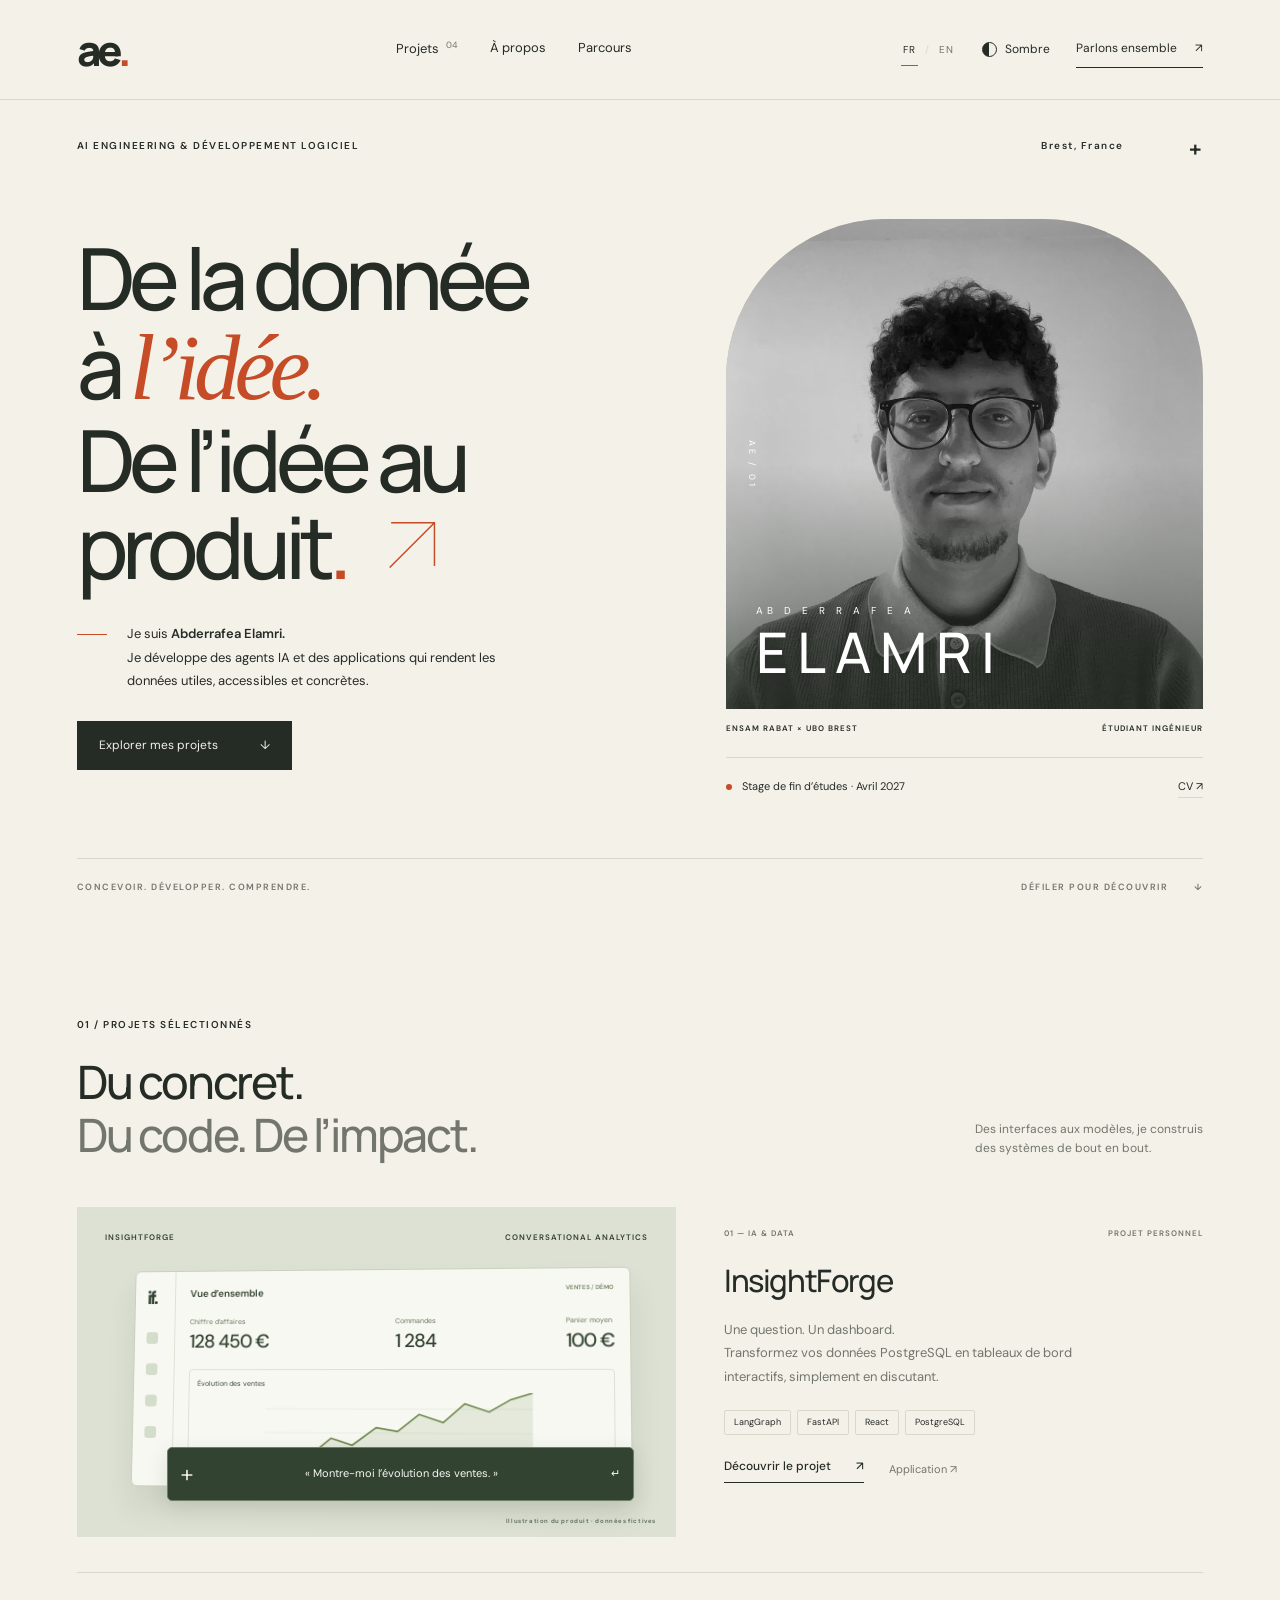
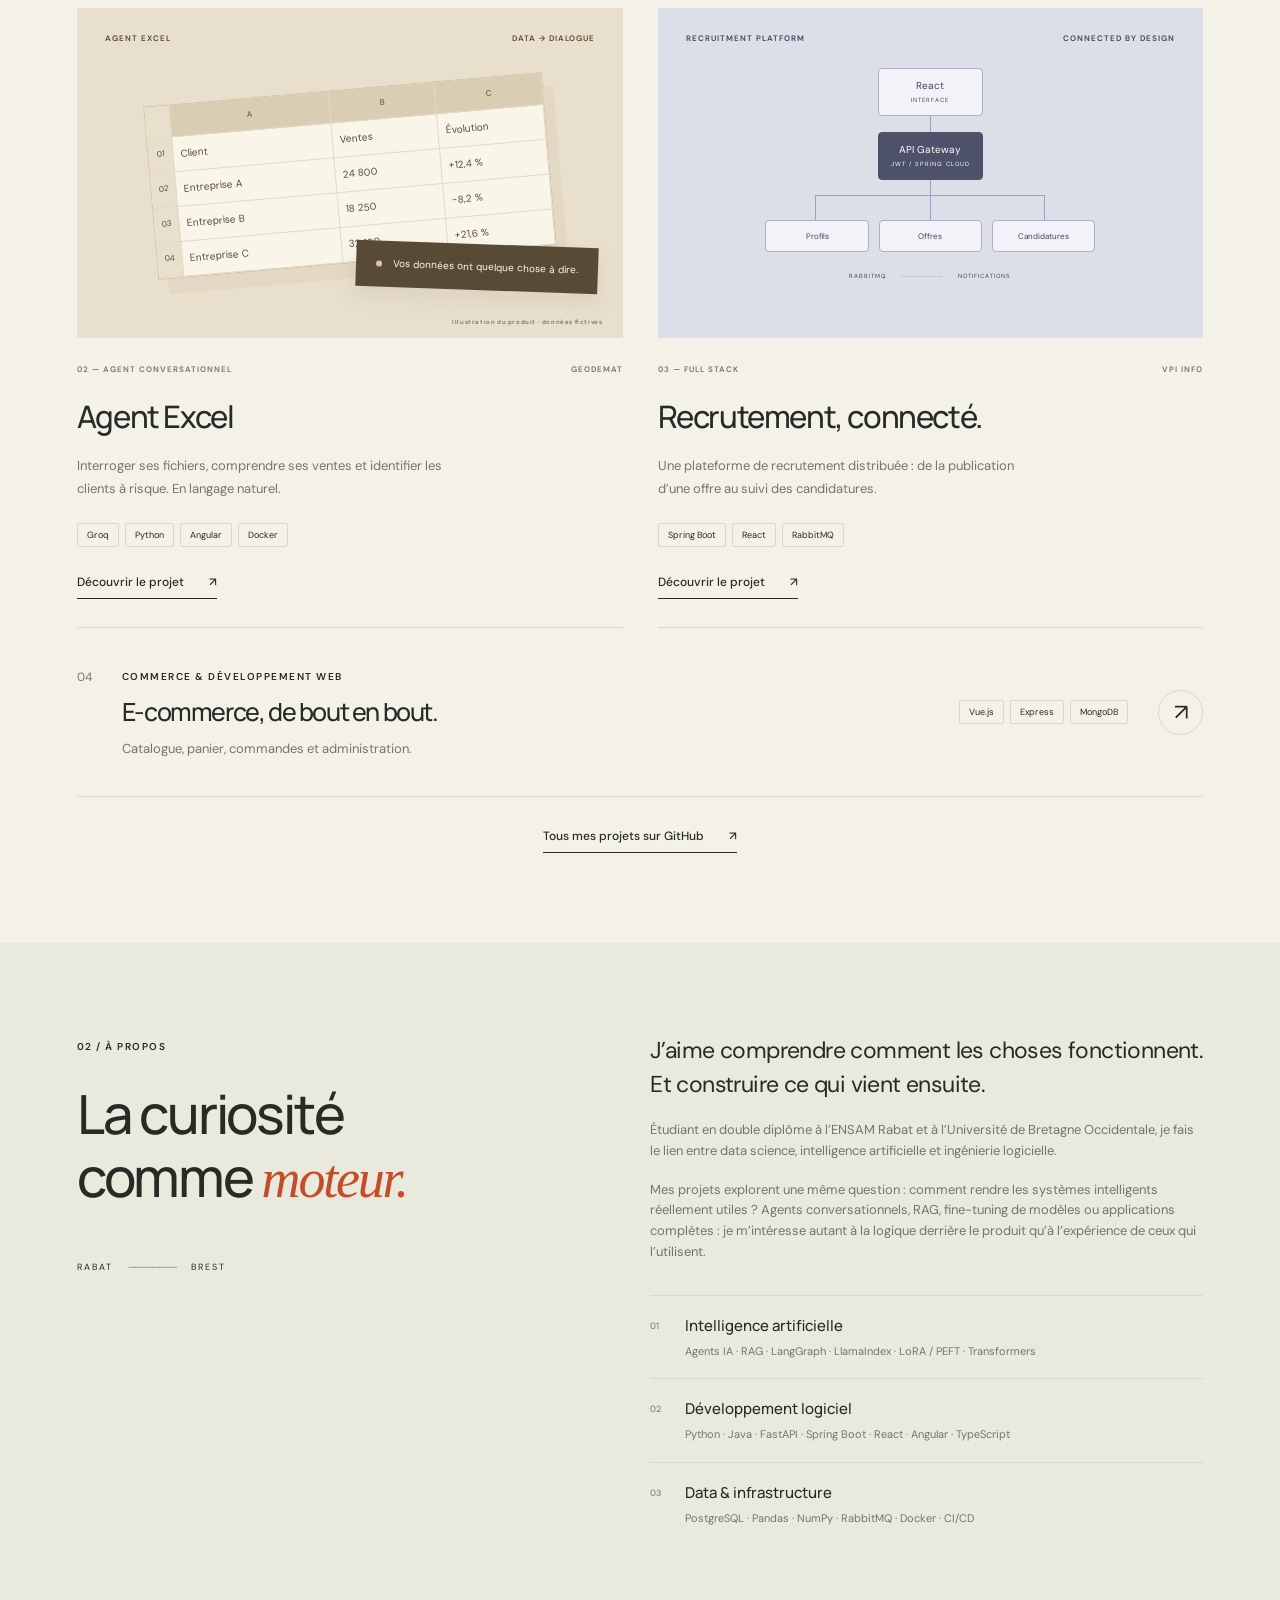
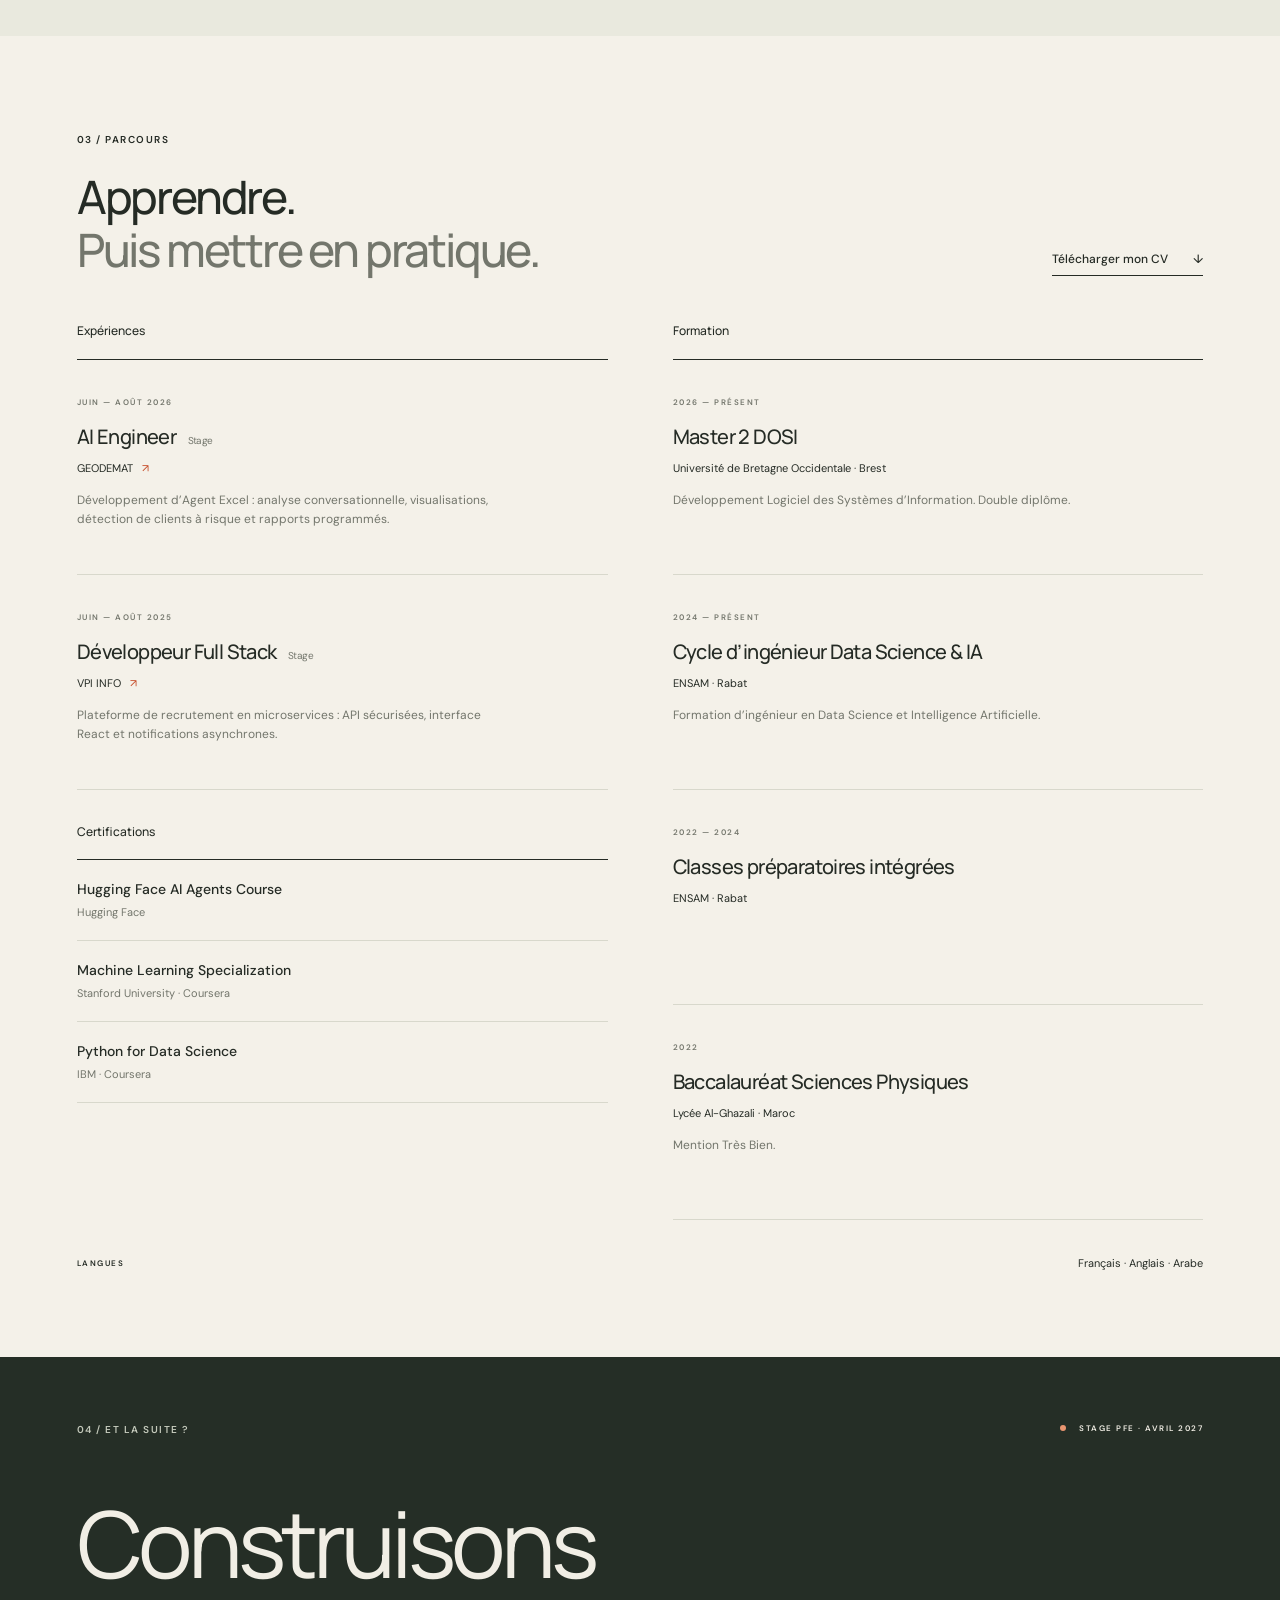
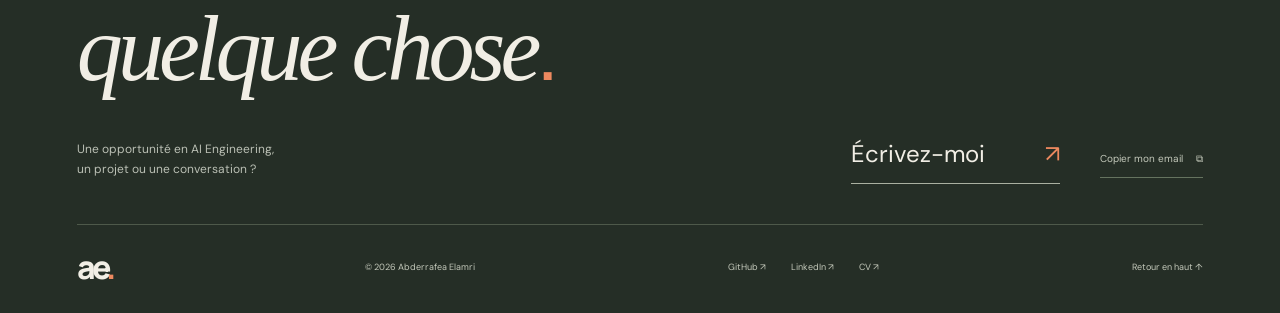
<file: index.html>
<!doctype html>
<html lang="fr" data-theme="light">
<head>
<meta charset="utf-8"><meta name="viewport" content="width=device-width,initial-scale=1">
<title>Abderrafea Elamri — AI Engineer & Développeur</title>
<meta name="description" content="Portfolio d’Abderrafea Elamri. Intelligence artificielle, agents conversationnels et développement logiciel. Double diplôme ENSAM Rabat × UBO Brest.">
<meta name="theme-color" content="#f4f1e9"><meta property="og:title" content="Abderrafea Elamri — AI Engineer"><meta property="og:description" content="De la donnée à l’idée. De l’idée au produit. Découvrez mes projets en IA et développement logiciel.">
<link rel="icon" href="assets/favicon.svg" type="image/svg+xml"><link rel="stylesheet" href="style.css">
<script>try{document.documentElement.dataset.theme=localStorage.getItem('ae-theme')||(matchMedia('(prefers-color-scheme: dark)').matches?'dark':'light')}catch{}</script>
<script src="app.js" defer></script>
<link rel="alternate" hreflang="fr" href="index.html"><link rel="alternate" hreflang="en" href="en.html">
</head>
<body>
<a href="#main" class="skip">Aller au contenu</a>
<header class="header"><a class="brand" href="#" aria-label="Abderrafea Elamri, accueil">ae<span>.</span></a><nav aria-label="Navigation principale"><a href="#projets">Projets <sup>04</sup></a><a href="#apropos">À propos</a><a href="#parcours">Parcours</a></nav><div class="header-right"><div class="language-switch" role="group" aria-label="Langue / Language"><a href="index.html" lang="fr" hreflang="fr" aria-label="Version française" aria-current="page">FR</a><span aria-hidden="true">/</span><a href="en.html" lang="en" hreflang="en" aria-label="English version">EN</a></div><button id="theme" class="theme" aria-label="Activer le mode sombre"><span class="theme-symbol" aria-hidden="true"></span><span id="theme-label">Sombre</span></button><a class="contact-nav" href="#contact">Parlons ensemble <span aria-hidden="true">↗</span></a></div></header>
<main id="main">
<section class="hero wrap" aria-labelledby="hero-title"><div class="hero-top"><span class="eyebrow">AI ENGINEERING & DÉVELOPPEMENT LOGICIEL</span><span class="location">Brest, France <span class="tiny-cross" aria-hidden="true">+</span></span></div>
<div class="hero-grid"><div class="hero-copy"><h1 id="hero-title">De la donnée<br>à <em>l’idée.</em><br>De l’idée au<br><span class="last-line">produit<span class="orange">.</span><svg aria-hidden="true" viewBox="0 0 90 90"><path d="M12 74 74 12M14 12h60v60"/></svg></span></h1><div class="intro"><div class="intro-rule"></div><p>Je suis <strong>Abderrafea Elamri.</strong><br>Je développe des agents IA et des applications qui rendent les données utiles, accessibles et concrètes.</p></div><a class="button" href="#projets">Explorer mes projets <span aria-hidden="true">↓</span></a></div>
<div class="portrait-block"><div class="portrait-frame"><img src="assets/portrait.jpg" alt="Portrait d’Abderrafea Elamri" width="960" height="1280" fetchpriority="high"><span class="portrait-mark" aria-hidden="true">AE / 01</span><div class="portrait-caption"><span>AB D E R R A F E A</span><strong>ELAMRI</strong></div></div><div class="portrait-footer"><span>ENSAM RABAT × UBO BREST</span><span>ÉTUDIANT INGÉNIEUR</span></div><div class="availability"><span class="status-dot"></span><span>Stage de fin d’études · Avril 2027</span><a href="assets/ELAMRI-Abderrafea-CV.pdf" download aria-label="Télécharger mon CV au format PDF">CV <span aria-hidden="true">↗</span></a></div></div></div>
<div class="hero-bottom"><span>CONCEVOIR. DÉVELOPPER. COMPRENDRE.</span><a href="#projets">DÉFILER POUR DÉCOUVRIR <span aria-hidden="true">↓</span></a></div></section>
<section id="projets" class="projects wrap"><div class="section-heading"><div><span class="eyebrow">01 / PROJETS SÉLECTIONNÉS</span><h2>Du concret.<br><span class="muted">Du code. De l’impact.</span></h2></div><p>Des interfaces aux modèles, je construis<br class="desktop"> des systèmes de bout en bout.</p></div>
<article class="project featured"><div class="project-art dashboard-art" aria-label="Illustration du fonctionnement d’InsightForge"><div class="art-label"><span>INSIGHTFORGE</span><span>CONVERSATIONAL ANALYTICS</span></div><div class="mock-dashboard"><div class="mock-sidebar"><b>if.</b><i></i><i></i><i></i><i></i></div><div class="mock-main"><div class="mock-title">Vue d’ensemble <span>VENTES / DÉMO</span></div><div class="mock-metrics"><div><small>Chiffre d’affaires</small><strong>128 450 €</strong></div><div><small>Commandes</small><strong>1 284</strong></div><div><small>Panier moyen</small><strong>100 €</strong></div></div><div class="mock-chart"><span>Évolution des ventes</span><svg viewBox="0 0 500 150" aria-hidden="true"><path class="grid" d="M0 30h500M0 75h500M0 120h500"/><path class="area" d="M0 130 40 115 80 122 125 85 165 98 210 65 250 72 290 40 335 55 375 20 420 35 460 12 500 0V150H0Z"/><path class="line" d="M0 130 40 115 80 122 125 85 165 98 210 65 250 72 290 40 335 55 375 20 420 35 460 12 500 0"/></svg><div class="chart-labels"><span>JAN</span><span>MAR</span><span>MAI</span><span>JUIL</span></div></div></div></div><div class="prompt-bubble"><span class="prompt-spark" aria-hidden="true">+</span> « Montre-moi l’évolution des ventes. » <span aria-hidden="true">↵</span></div><span class="illustration-note">Illustration du produit · données fictives</span></div><div class="project-info"><div class="project-kicker"><span>01 — IA & DATA</span><span>PROJET PERSONNEL</span></div><h3>InsightForge</h3><p>Une question. Un dashboard.<br>Transformez vos données PostgreSQL en tableaux de bord interactifs, simplement en discutant.</p><div class="tags"><span>LangGraph</span><span>FastAPI</span><span>React</span><span>PostgreSQL</span></div><div class="project-links"><button class="text-link" data-project="insight">Découvrir le projet <span aria-hidden="true">↗</span></button><a href="https://insightforge.fastapicloud.dev/" target="_blank" rel="noopener noreferrer">Application <span aria-hidden="true">↗</span></a></div></div></article>
<div class="project-pair"><article class="project"><div class="project-art excel-art"><div class="art-label"><span>AGENT EXCEL</span><span>DATA → DIALOGUE</span></div><div class="excel-grid" aria-hidden="true"><span></span><span>A</span><span>B</span><span>C</span><span>01</span><span>Client</span><span>Ventes</span><span>Évolution</span><span>02</span><span>Entreprise A</span><span>24 800</span><span>+12,4 %</span><span>03</span><span>Entreprise B</span><span>18 250</span><span>−8,2 %</span><span>04</span><span>Entreprise C</span><span>32 100</span><span>+21,6 %</span></div><div class="excel-answer"><span class="status-dot"></span> Vos données ont quelque chose à dire.</div><span class="illustration-note">Illustration du produit · données fictives</span></div><div class="project-info"><div class="project-kicker"><span>02 — AGENT CONVERSATIONNEL</span><span>GEODEMAT</span></div><h3>Agent Excel</h3><p>Interroger ses fichiers, comprendre ses ventes et identifier les clients à risque. En langage naturel.</p><div class="tags"><span>Groq</span><span>Python</span><span>Angular</span><span>Docker</span></div><button class="text-link" data-project="excel">Découvrir le projet <span aria-hidden="true">↗</span></button></div></article>
<article class="project"><div class="project-art recruitment-art"><div class="art-label"><span>RECRUITMENT PLATFORM</span><span>CONNECTED BY DESIGN</span></div><div class="system-diagram" aria-hidden="true"><div class="system-node top-node">React <span>INTERFACE</span></div><div class="connector"></div><div class="system-node gateway">API Gateway <span>JWT / SPRING CLOUD</span></div><div class="branches"></div><div class="system-row"><div class="system-node">Profils</div><div class="system-node">Offres</div><div class="system-node">Candidatures</div></div><div class="queue">RABBITMQ <span>────────</span> NOTIFICATIONS</div></div></div><div class="project-info"><div class="project-kicker"><span>03 — FULL STACK</span><span>VPI INFO</span></div><h3>Recrutement, connecté.</h3><p>Une plateforme de recrutement distribuée : de la publication d’une offre au suivi des candidatures.</p><div class="tags"><span>Spring Boot</span><span>React</span><span>RabbitMQ</span></div><button class="text-link" data-project="recruitment">Découvrir le projet <span aria-hidden="true">↗</span></button></div></article></div>
<article class="project project-compact"><span class="compact-number">04</span><div><span class="eyebrow">COMMERCE & DÉVELOPPEMENT WEB</span><h3>E-commerce, de bout en bout.</h3><p>Catalogue, panier, commandes et administration.</p></div><div class="tags"><span>Vue.js</span><span>Express</span><span>MongoDB</span></div><button class="circle-link" data-project="commerce" aria-label="Découvrir le projet e-commerce">↗</button></article><a class="github-all text-link" href="https://github.com/Abderrafea" target="_blank" rel="noopener noreferrer">Tous mes projets sur GitHub <span aria-hidden="true">↗</span></a></section>
<section id="apropos" class="about"><div class="wrap about-grid"><div><span class="eyebrow">02 / À PROPOS</span><h2>La curiosité<br>comme <em>moteur.</em></h2><div class="coordinates">RABAT <span>————————</span> BREST</div></div><div class="about-copy"><p class="large-copy">J’aime comprendre comment les choses fonctionnent. Et construire ce qui vient ensuite.</p><p>Étudiant en double diplôme à l’ENSAM Rabat et à l’Université de Bretagne Occidentale, je fais le lien entre data science, intelligence artificielle et ingénierie logicielle.</p><p>Mes projets explorent une même question : comment rendre les systèmes intelligents réellement utiles ? Agents conversationnels, RAG, fine-tuning de modèles ou applications complètes : je m’intéresse autant à la logique derrière le produit qu’à l’expérience de ceux qui l’utilisent.</p><div class="expertise"><div><span>01</span><h3>Intelligence artificielle</h3><p>Agents IA · RAG · LangGraph · LlamaIndex · LoRA / PEFT · Transformers</p></div><div><span>02</span><h3>Développement logiciel</h3><p>Python · Java · FastAPI · Spring Boot · React · Angular · TypeScript</p></div><div><span>03</span><h3>Data & infrastructure</h3><p>PostgreSQL · Pandas · NumPy · RabbitMQ · Docker · CI/CD</p></div></div></div></div></section>
<section id="parcours" class="journey wrap"><div class="section-heading"><div><span class="eyebrow">03 / PARCOURS</span><h2>Apprendre.<br><span class="muted">Puis mettre en pratique.</span></h2></div><a class="text-link" href="assets/ELAMRI-Abderrafea-CV.pdf" download>Télécharger mon CV <span aria-hidden="true">↓</span></a></div><div class="journey-grid"><div><h3 class="column-title">Expériences</h3><article class="timeline-item"><span class="date">JUIN — AOÛT 2026</span><h4>AI Engineer <span>Stage</span></h4><a href="https://github.com/Abderrafea/excel-agent-ai" target="_blank" rel="noopener noreferrer">GEODEMAT <span aria-hidden="true">↗</span></a><p>Développement d’Agent Excel : analyse conversationnelle, visualisations, détection de clients à risque et rapports programmés.</p></article><article class="timeline-item"><span class="date">JUIN — AOÛT 2025</span><h4>Développeur Full Stack <span>Stage</span></h4><a href="https://github.com/Abderrafea/recrutement-microservices" target="_blank" rel="noopener noreferrer">VPI INFO <span aria-hidden="true">↗</span></a><p>Plateforme de recrutement en microservices : API sécurisées, interface React et notifications asynchrones.</p></article><div class="certifications"><h3 class="column-title">Certifications</h3><ul><li><strong>Hugging Face AI Agents Course</strong><span>Hugging Face</span></li><li><strong>Machine Learning Specialization</strong><span>Stanford University · Coursera</span></li><li><strong>Python for Data Science</strong><span>IBM · Coursera</span></li></ul></div></div><div><h3 class="column-title">Formation</h3><article class="timeline-item"><span class="date">2026 — PRÉSENT</span><h4>Master 2 DOSI</h4><span class="school">Université de Bretagne Occidentale · Brest</span><p>Développement Logiciel des Systèmes d’Information. Double diplôme.</p></article><article class="timeline-item"><span class="date">2024 — PRÉSENT</span><h4>Cycle d’ingénieur Data Science & IA</h4><span class="school">ENSAM · Rabat</span><p>Formation d’ingénieur en Data Science et Intelligence Artificielle.</p></article><article class="timeline-item"><span class="date">2022 — 2024</span><h4>Classes préparatoires intégrées</h4><span class="school">ENSAM · Rabat</span></article><article class="timeline-item"><span class="date">2022</span><h4>Baccalauréat Sciences Physiques</h4><span class="school">Lycée Al-Ghazali · Maroc</span><p>Mention Très Bien.</p></article></div></div><div class="extra-line"><span class="eyebrow">LANGUES</span><p>Français · Anglais · Arabe</p></div></section>
<section id="contact" class="contact"><div class="wrap"><div class="contact-top"><span class="eyebrow">04 / ET LA SUITE ?</span><span><span class="status-dot"></span> STAGE PFE · AVRIL 2027</span></div><h2>Construisons<br><em>quelque chose</em><span class="orange">.</span></h2><div class="contact-bottom"><p>Une opportunité en AI Engineering,<br>un projet ou une conversation ?</p><a class="email-link" href="mailto:elamriabderrafea@gmail.com">Écrivez-moi <span aria-hidden="true">↗</span></a><button id="copy-email" class="copy-email">Copier mon email <span aria-hidden="true">⧉</span></button></div><div id="copy-status" class="copy-status" aria-live="polite"></div><footer><a class="brand" href="#">ae<span>.</span></a><span>© <span id="year">2026</span> Abderrafea Elamri</span><div><a href="https://github.com/Abderrafea" target="_blank" rel="noopener noreferrer">GitHub ↗</a><a href="https://linkedin.com/in/abderrafea-elamri" target="_blank" rel="noopener noreferrer">LinkedIn ↗</a><a href="assets/ELAMRI-Abderrafea-CV.pdf" target="_blank" rel="noopener">CV ↗</a></div><a href="#">Retour en haut ↑</a></footer></div></section>
</main>
<dialog id="project-dialog"><div class="dialog-header"><span class="eyebrow">DANS LES DÉTAILS</span><button id="close-dialog" aria-label="Fermer le projet">Fermer <span aria-hidden="true">×</span></button></div><div id="dialog-content"></div></dialog>
</body></html>
</file>
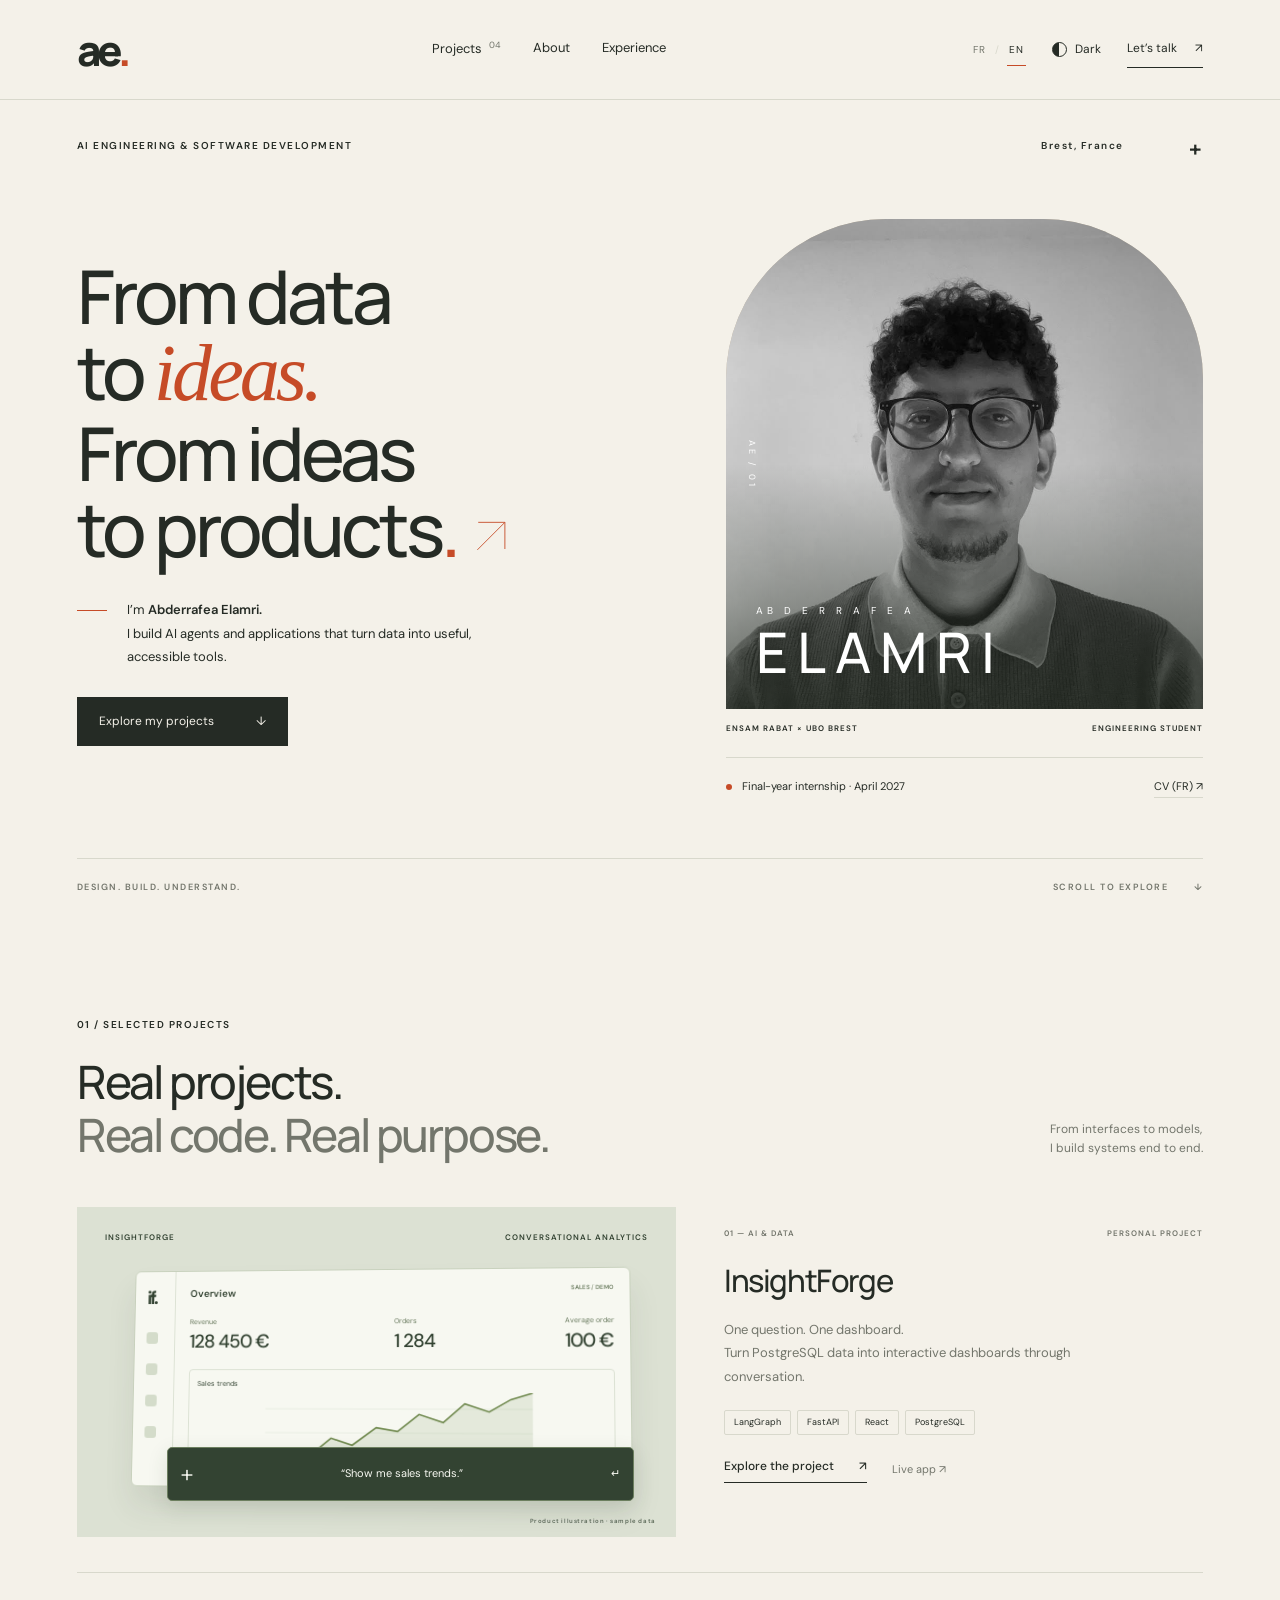
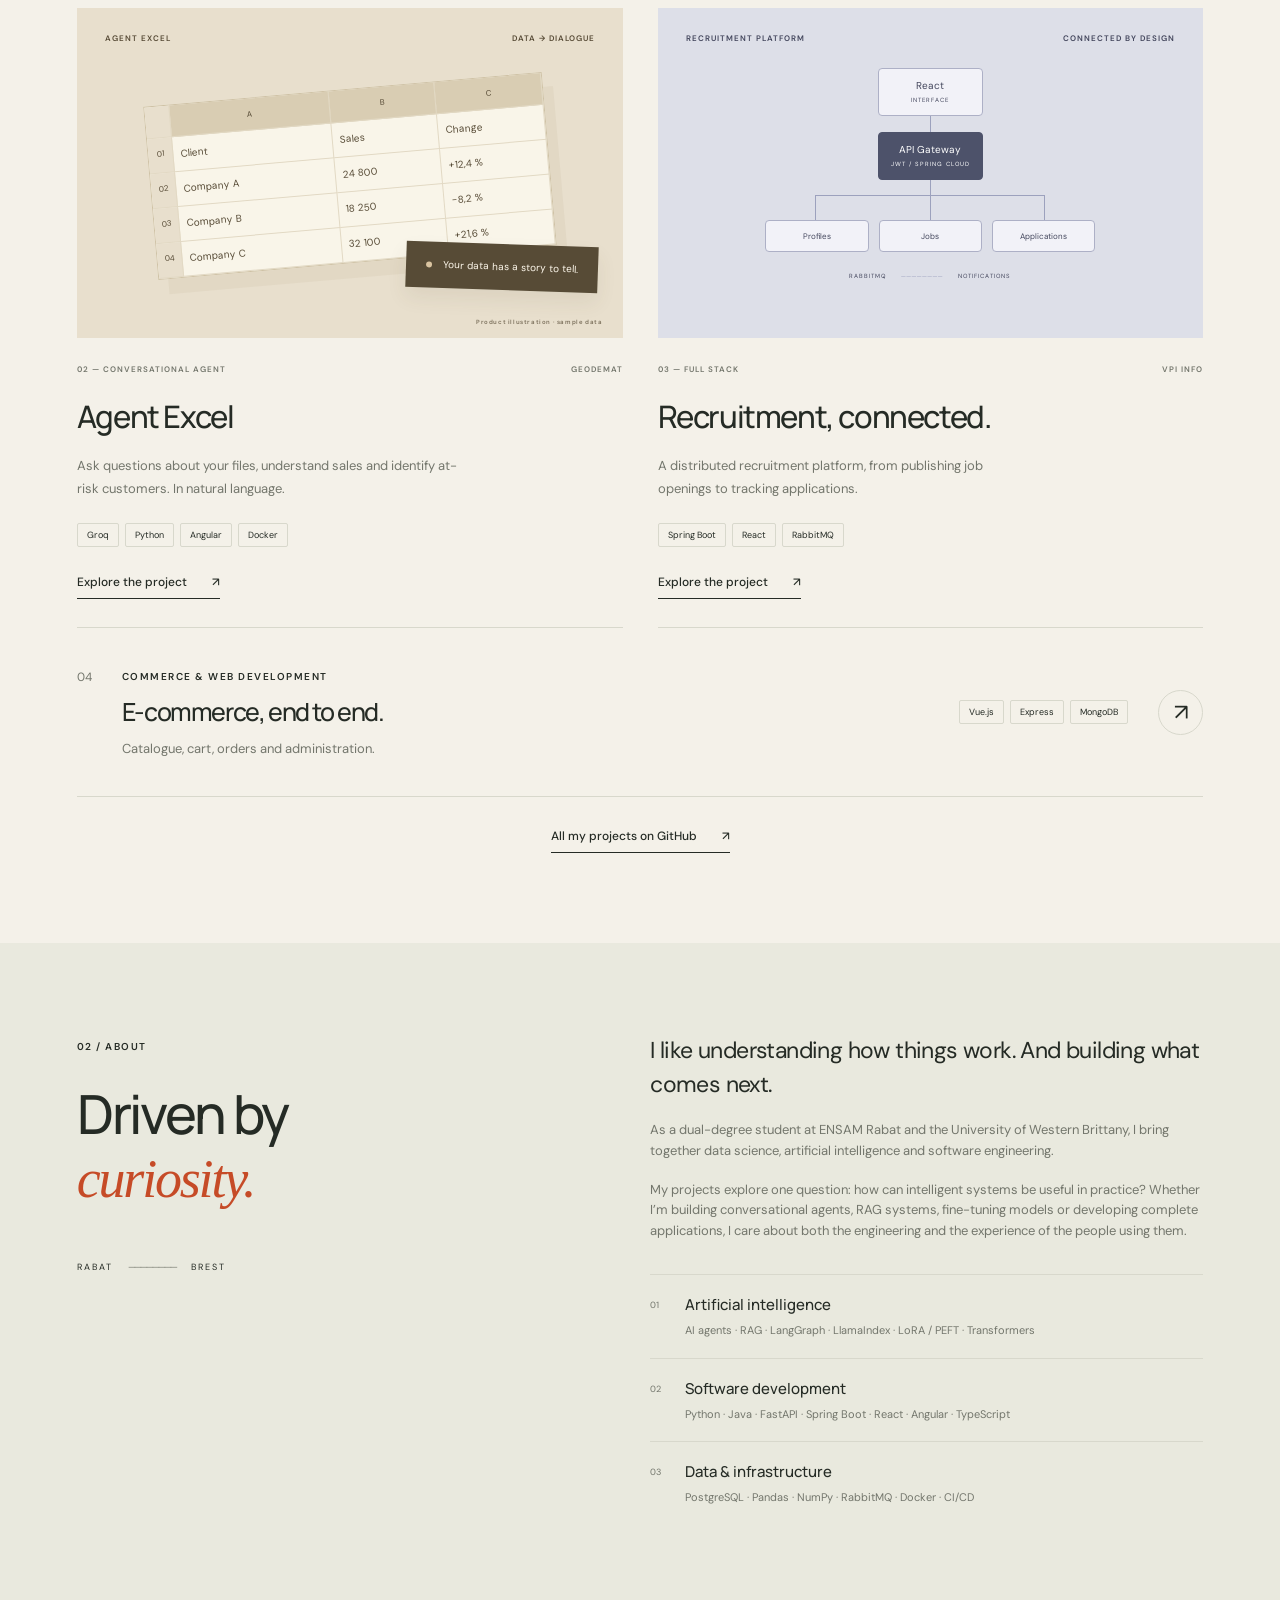
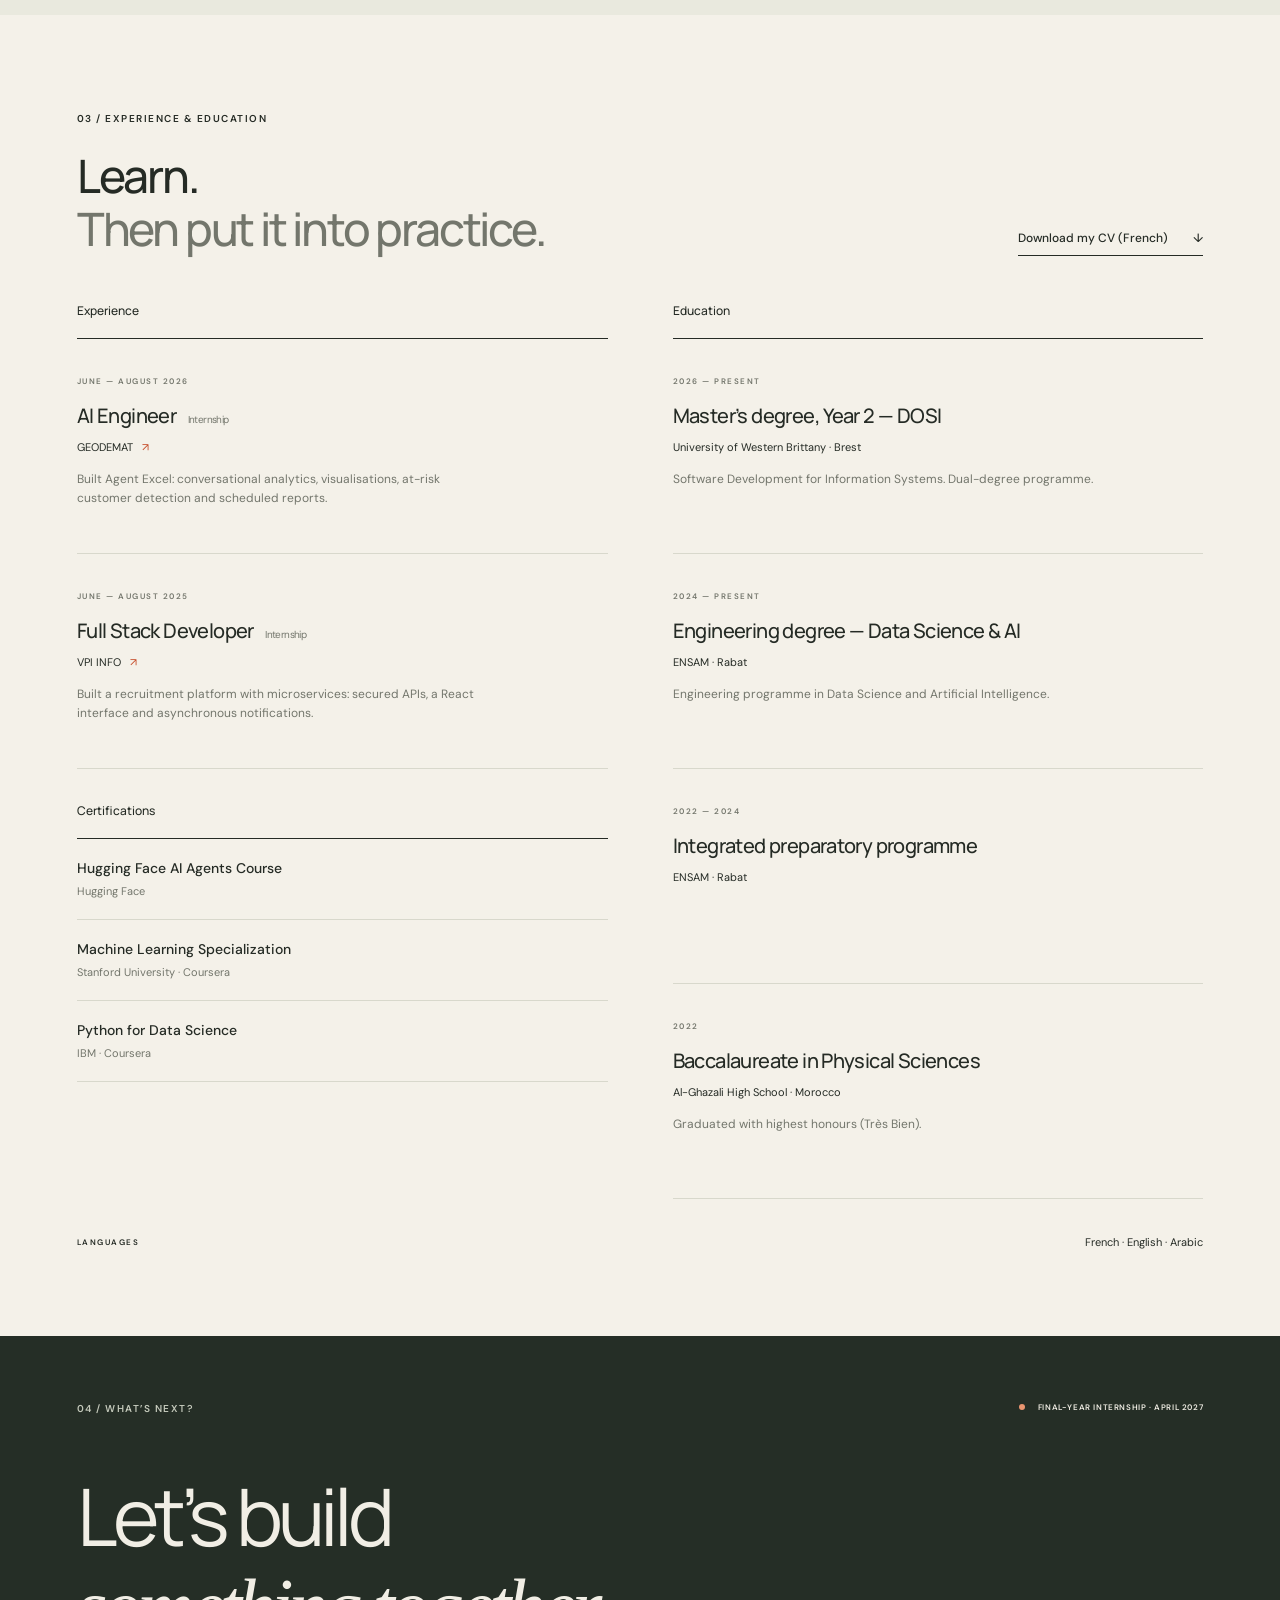
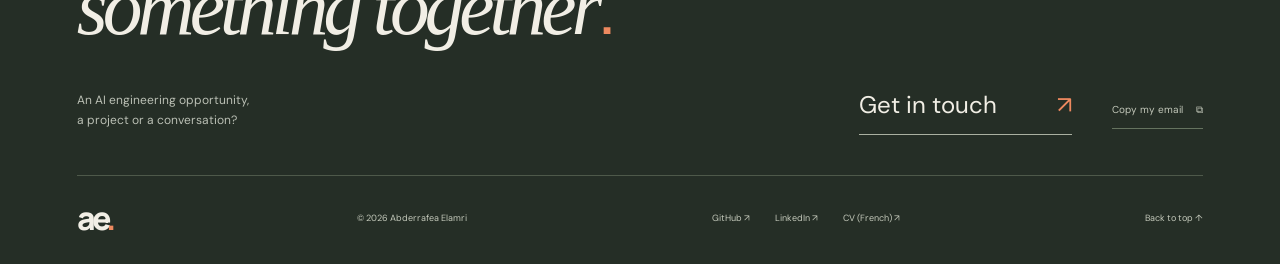
<file: en.html>
<!doctype html>
<html lang="en" data-theme="light">
<head>
<meta charset="utf-8"><meta name="viewport" content="width=device-width,initial-scale=1">
<title>Abderrafea Elamri — AI Engineer & Software Developer</title>
<meta name="description" content="Abderrafea Elamri’s portfolio. AI engineering, conversational agents and software development. Dual degree at ENSAM Rabat and UBO Brest.">
<meta name="theme-color" content="#f4f1e9"><meta property="og:title" content="Abderrafea Elamri — AI Engineer"><meta property="og:description" content="From data to ideas. From ideas to products. Explore my AI engineering and software projects.">
<link rel="icon" href="assets/favicon.svg" type="image/svg+xml"><link rel="stylesheet" href="style.css">
<script>try{document.documentElement.dataset.theme=localStorage.getItem('ae-theme')||(matchMedia('(prefers-color-scheme: dark)').matches?'dark':'light')}catch{}</script>
<script src="app.js" defer></script>
<link rel="alternate" hreflang="fr" href="index.html"><link rel="alternate" hreflang="en" href="en.html">
</head>
<body>
<a href="#main" class="skip">Skip to content</a>
<header class="header"><a class="brand" href="#" aria-label="Abderrafea Elamri, home">ae<span>.</span></a><nav aria-label="Main navigation"><a href="#projets">Projects <sup>04</sup></a><a href="#apropos">About</a><a href="#parcours">Experience</a></nav><div class="header-right"><div class="language-switch" role="group" aria-label="Langue / Language"><a href="index.html" lang="fr" hreflang="fr" aria-label="Version française">FR</a><span aria-hidden="true">/</span><a href="en.html" lang="en" hreflang="en" aria-label="English version" aria-current="page">EN</a></div><button id="theme" class="theme" aria-label="Switch to dark mode"><span class="theme-symbol" aria-hidden="true"></span><span id="theme-label">Dark</span></button><a class="contact-nav" href="#contact">Let’s talk <span aria-hidden="true">↗</span></a></div></header>
<main id="main">
<section class="hero wrap" aria-labelledby="hero-title"><div class="hero-top"><span class="eyebrow">AI ENGINEERING & SOFTWARE DEVELOPMENT</span><span class="location">Brest, France <span class="tiny-cross" aria-hidden="true">+</span></span></div>
<div class="hero-grid"><div class="hero-copy"><h1 id="hero-title">From data<br>to <em>ideas.</em><br>From ideas<br><span class="last-line">to products<span class="orange">.</span><svg aria-hidden="true" viewBox="0 0 90 90"><path d="M12 74 74 12M14 12h60v60"/></svg></span></h1><div class="intro"><div class="intro-rule"></div><p>I’m <strong>Abderrafea Elamri.</strong><br>I build AI agents and applications that turn data into useful, accessible tools.</p></div><a class="button" href="#projets">Explore my projects <span aria-hidden="true">↓</span></a></div>
<div class="portrait-block"><div class="portrait-frame"><img src="assets/portrait.jpg" alt="Portrait of Abderrafea Elamri" width="960" height="1280" fetchpriority="high"><span class="portrait-mark" aria-hidden="true">AE / 01</span><div class="portrait-caption"><span>AB D E R R A F E A</span><strong>ELAMRI</strong></div></div><div class="portrait-footer"><span>ENSAM RABAT × UBO BREST</span><span>ENGINEERING STUDENT</span></div><div class="availability"><span class="status-dot"></span><span>Final-year internship · April 2027</span><a href="assets/ELAMRI-Abderrafea-CV.pdf" download aria-label="Download my CV in French (PDF)">CV (FR) <span aria-hidden="true">↗</span></a></div></div></div>
<div class="hero-bottom"><span>DESIGN. BUILD. UNDERSTAND.</span><a href="#projets">SCROLL TO EXPLORE <span aria-hidden="true">↓</span></a></div></section>
<section id="projets" class="projects wrap"><div class="section-heading"><div><span class="eyebrow">01 / SELECTED PROJECTS</span><h2>Real projects.<br><span class="muted">Real code. Real purpose.</span></h2></div><p>From interfaces to models,<br class="desktop"> I build systems end to end.</p></div>
<article class="project featured"><div class="project-art dashboard-art" aria-label="Illustration of how InsightForge works"><div class="art-label"><span>INSIGHTFORGE</span><span>CONVERSATIONAL ANALYTICS</span></div><div class="mock-dashboard"><div class="mock-sidebar"><b>if.</b><i></i><i></i><i></i><i></i></div><div class="mock-main"><div class="mock-title">Overview <span>SALES / DEMO</span></div><div class="mock-metrics"><div><small>Revenue</small><strong>128 450 €</strong></div><div><small>Orders</small><strong>1 284</strong></div><div><small>Average order</small><strong>100 €</strong></div></div><div class="mock-chart"><span>Sales trends</span><svg viewBox="0 0 500 150" aria-hidden="true"><path class="grid" d="M0 30h500M0 75h500M0 120h500"/><path class="area" d="M0 130 40 115 80 122 125 85 165 98 210 65 250 72 290 40 335 55 375 20 420 35 460 12 500 0V150H0Z"/><path class="line" d="M0 130 40 115 80 122 125 85 165 98 210 65 250 72 290 40 335 55 375 20 420 35 460 12 500 0"/></svg><div class="chart-labels"><span>JAN</span><span>MAR</span><span>MAY</span><span>JUL</span></div></div></div></div><div class="prompt-bubble"><span class="prompt-spark" aria-hidden="true">+</span> “Show me sales trends.” <span aria-hidden="true">↵</span></div><span class="illustration-note">Product illustration · sample data</span></div><div class="project-info"><div class="project-kicker"><span>01 — AI & DATA</span><span>PERSONAL PROJECT</span></div><h3>InsightForge</h3><p>One question. One dashboard.<br>Turn PostgreSQL data into interactive dashboards through conversation.</p><div class="tags"><span>LangGraph</span><span>FastAPI</span><span>React</span><span>PostgreSQL</span></div><div class="project-links"><button class="text-link" data-project="insight">Explore the project <span aria-hidden="true">↗</span></button><a href="https://insightforge.fastapicloud.dev/" target="_blank" rel="noopener noreferrer">Live app <span aria-hidden="true">↗</span></a></div></div></article>
<div class="project-pair"><article class="project"><div class="project-art excel-art"><div class="art-label"><span>AGENT EXCEL</span><span>DATA → DIALOGUE</span></div><div class="excel-grid" aria-hidden="true"><span></span><span>A</span><span>B</span><span>C</span><span>01</span><span>Client</span><span>Sales</span><span>Change</span><span>02</span><span>Company A</span><span>24 800</span><span>+12,4 %</span><span>03</span><span>Company B</span><span>18 250</span><span>−8,2 %</span><span>04</span><span>Company C</span><span>32 100</span><span>+21,6 %</span></div><div class="excel-answer"><span class="status-dot"></span> Your data has a story to tell.</div><span class="illustration-note">Product illustration · sample data</span></div><div class="project-info"><div class="project-kicker"><span>02 — CONVERSATIONAL AGENT</span><span>GEODEMAT</span></div><h3>Agent Excel</h3><p>Ask questions about your files, understand sales and identify at-risk customers. In natural language.</p><div class="tags"><span>Groq</span><span>Python</span><span>Angular</span><span>Docker</span></div><button class="text-link" data-project="excel">Explore the project <span aria-hidden="true">↗</span></button></div></article>
<article class="project"><div class="project-art recruitment-art"><div class="art-label"><span>RECRUITMENT PLATFORM</span><span>CONNECTED BY DESIGN</span></div><div class="system-diagram" aria-hidden="true"><div class="system-node top-node">React <span>INTERFACE</span></div><div class="connector"></div><div class="system-node gateway">API Gateway <span>JWT / SPRING CLOUD</span></div><div class="branches"></div><div class="system-row"><div class="system-node">Profiles</div><div class="system-node">Jobs</div><div class="system-node">Applications</div></div><div class="queue">RABBITMQ <span>────────</span> NOTIFICATIONS</div></div></div><div class="project-info"><div class="project-kicker"><span>03 — FULL STACK</span><span>VPI INFO</span></div><h3>Recruitment, connected.</h3><p>A distributed recruitment platform, from publishing job openings to tracking applications.</p><div class="tags"><span>Spring Boot</span><span>React</span><span>RabbitMQ</span></div><button class="text-link" data-project="recruitment">Explore the project <span aria-hidden="true">↗</span></button></div></article></div>
<article class="project project-compact"><span class="compact-number">04</span><div><span class="eyebrow">COMMERCE & WEB DEVELOPMENT</span><h3>E-commerce, end to end.</h3><p>Catalogue, cart, orders and administration.</p></div><div class="tags"><span>Vue.js</span><span>Express</span><span>MongoDB</span></div><button class="circle-link" data-project="commerce" aria-label="Explore the e-commerce project">↗</button></article><a class="github-all text-link" href="https://github.com/Abderrafea" target="_blank" rel="noopener noreferrer">All my projects on GitHub <span aria-hidden="true">↗</span></a></section>
<section id="apropos" class="about"><div class="wrap about-grid"><div><span class="eyebrow">02 / ABOUT</span><h2>Driven by<br><em>curiosity.</em></h2><div class="coordinates">RABAT <span>————————</span> BREST</div></div><div class="about-copy"><p class="large-copy">I like understanding how things work. And building what comes next.</p><p>As a dual-degree student at ENSAM Rabat and the University of Western Brittany, I bring together data science, artificial intelligence and software engineering.</p><p>My projects explore one question: how can intelligent systems be useful in practice? Whether I’m building conversational agents, RAG systems, fine-tuning models or developing complete applications, I care about both the engineering and the experience of the people using them.</p><div class="expertise"><div><span>01</span><h3>Artificial intelligence</h3><p>AI agents · RAG · LangGraph · LlamaIndex · LoRA / PEFT · Transformers</p></div><div><span>02</span><h3>Software development</h3><p>Python · Java · FastAPI · Spring Boot · React · Angular · TypeScript</p></div><div><span>03</span><h3>Data & infrastructure</h3><p>PostgreSQL · Pandas · NumPy · RabbitMQ · Docker · CI/CD</p></div></div></div></div></section>
<section id="parcours" class="journey wrap"><div class="section-heading"><div><span class="eyebrow">03 / EXPERIENCE & EDUCATION</span><h2>Learn.<br><span class="muted">Then put it into practice.</span></h2></div><a class="text-link" href="assets/ELAMRI-Abderrafea-CV.pdf" download>Download my CV (French) <span aria-hidden="true">↓</span></a></div><div class="journey-grid"><div><h3 class="column-title">Experience</h3><article class="timeline-item"><span class="date">JUNE — AUGUST 2026</span><h4>AI Engineer <span>Internship</span></h4><a href="https://github.com/Abderrafea/excel-agent-ai" target="_blank" rel="noopener noreferrer">GEODEMAT <span aria-hidden="true">↗</span></a><p>Built Agent Excel: conversational analytics, visualisations, at-risk customer detection and scheduled reports.</p></article><article class="timeline-item"><span class="date">JUNE — AUGUST 2025</span><h4>Full Stack Developer <span>Internship</span></h4><a href="https://github.com/Abderrafea/recrutement-microservices" target="_blank" rel="noopener noreferrer">VPI INFO <span aria-hidden="true">↗</span></a><p>Built a recruitment platform with microservices: secured APIs, a React interface and asynchronous notifications.</p></article><div class="certifications"><h3 class="column-title">Certifications</h3><ul><li><strong>Hugging Face AI Agents Course</strong><span>Hugging Face</span></li><li><strong>Machine Learning Specialization</strong><span>Stanford University · Coursera</span></li><li><strong>Python for Data Science</strong><span>IBM · Coursera</span></li></ul></div></div><div><h3 class="column-title">Education</h3><article class="timeline-item"><span class="date">2026 — PRESENT</span><h4>Master’s degree, Year 2 — DOSI</h4><span class="school">University of Western Brittany · Brest</span><p>Software Development for Information Systems. Dual-degree programme.</p></article><article class="timeline-item"><span class="date">2024 — PRESENT</span><h4>Engineering degree — Data Science & AI</h4><span class="school">ENSAM · Rabat</span><p>Engineering programme in Data Science and Artificial Intelligence.</p></article><article class="timeline-item"><span class="date">2022 — 2024</span><h4>Integrated preparatory programme</h4><span class="school">ENSAM · Rabat</span></article><article class="timeline-item"><span class="date">2022</span><h4>Baccalaureate in Physical Sciences</h4><span class="school">Al-Ghazali High School · Morocco</span><p>Graduated with highest honours (Très Bien).</p></article></div></div><div class="extra-line"><span class="eyebrow">LANGUAGES</span><p>French · English · Arabic</p></div></section>
<section id="contact" class="contact"><div class="wrap"><div class="contact-top"><span class="eyebrow">04 / WHAT’S NEXT?</span><span><span class="status-dot"></span> FINAL-YEAR INTERNSHIP · APRIL 2027</span></div><h2>Let’s build<br><em>something together</em><span class="orange">.</span></h2><div class="contact-bottom"><p>An AI engineering opportunity,<br>a project or a conversation?</p><a class="email-link" href="mailto:elamriabderrafea@gmail.com">Get in touch <span aria-hidden="true">↗</span></a><button id="copy-email" class="copy-email">Copy my email <span aria-hidden="true">⧉</span></button></div><div id="copy-status" class="copy-status" aria-live="polite"></div><footer><a class="brand" href="#">ae<span>.</span></a><span>© <span id="year">2026</span> Abderrafea Elamri</span><div><a href="https://github.com/Abderrafea" target="_blank" rel="noopener noreferrer">GitHub ↗</a><a href="https://linkedin.com/in/abderrafea-elamri" target="_blank" rel="noopener noreferrer">LinkedIn ↗</a><a href="assets/ELAMRI-Abderrafea-CV.pdf" target="_blank" rel="noopener">CV (French) ↗</a></div><a href="#">Back to top ↑</a></footer></div></section>
</main>
<dialog id="project-dialog"><div class="dialog-header"><span class="eyebrow">PROJECT DETAILS</span><button id="close-dialog" aria-label="Close project">Close <span aria-hidden="true">×</span></button></div><div id="dialog-content"></div></dialog>
</body></html>
</file>
<file: style.css>
@import url('https://fonts.googleapis.com/css2?family=DM+Sans:wght@400;450;500;550;600;650;700&family=Manrope:wght@400;500;600;650;700;750;800&display=swap');
:root{--bg:#f4f1e9;--ink:#252b25;--muted:#73766c;--line:#d8d8cc;--panel:#e9e9de;--accent:#c64b27;--surface:#faf8f2;--serif:Georgia,'Times New Roman',serif;--font:'DM Sans',Arial,sans-serif;color-scheme:light}html[data-theme=dark]{--bg:#191d19;--ink:#f0eee5;--muted:#a7ada1;--line:#3b4138;--panel:#232a23;--accent:#f5845c;--surface:#202620;color-scheme:dark}*{box-sizing:border-box}html{scroll-behavior:smooth;scroll-padding-top:100px}body{margin:0;background:var(--bg);color:var(--ink);font-family:var(--font);font-size:15px;line-height:1.6;transition:background .25s,color .25s}a{color:inherit;text-decoration:none}button{font:inherit;color:inherit;cursor:pointer}button,a{-webkit-tap-highlight-color:transparent}button:focus-visible,a:focus-visible{outline:2px solid var(--accent);outline-offset:6px}button{background:none}::selection{background:var(--accent);color:var(--bg)}.wrap{max-width:1440px;padding:0 6%;margin:auto}.header{height:100px;display:flex;align-items:center;justify-content:space-between;padding:0 6%;border-bottom:1px solid var(--line);max-width:1600px;margin:auto;gap:25px}.brand{font-family:'Manrope',Arial,sans-serif;font-size:42px;font-weight:800;letter-spacing:-4px;line-height:1}.brand span,.orange{color:var(--accent)}nav{display:flex;gap:32px;font-size:13px}nav sup{font-size:9px;margin-left:4px;color:var(--muted)}nav a:hover,.text-link:hover,footer a:hover{color:var(--accent)}.header-right{display:flex;gap:26px;align-items:center;font-size:12px}.theme{display:flex;align-items:center;gap:8px;border:0;padding:10px 0}.theme-symbol{width:15px;height:15px;border:1.5px solid currentColor;border-radius:50%;background:linear-gradient(90deg,currentColor 50%,transparent 50%)}.contact-nav{border-bottom:1px solid var(--ink);padding:8px 0}.contact-nav span{margin-left:15px}.eyebrow,.location,.hero-bottom,.portrait-footer,.art-label,.project-kicker,.date,.contact-top,.illustration-note{font-size:10px;letter-spacing:1.5px;font-weight:600}.hero-top{display:flex;justify-content:space-between;padding:38px 0 30px}.location{display:flex;gap:65px}.tiny-cross{font-size:22px;line-height:1}.hero-grid{display:grid;grid-template-columns:1.15fr 1fr;gap:9%;align-items:center;padding:15px 0 60px}h1,h2,h3,h4,p{margin:0}h1,h2,h3,h4{font-family:'Manrope',Arial,sans-serif}h1{font-size:clamp(60px,6.7vw,103px);font-weight:500;line-height:1.02;letter-spacing:-6px}em{font-family:var(--serif);font-weight:400}h1 em{color:var(--accent);font-size:1.08em}.last-line{white-space:nowrap}.last-line svg{width:65px;height:65px;margin-left:35px;stroke:var(--accent);stroke-width:2;fill:none}.intro{display:flex;gap:20px;margin-top:32px;max-width:430px;font-size:13px;line-height:1.8}.intro strong{font-weight:600}.intro-rule{width:30px;height:1px;background:var(--accent);margin-top:12px;flex-shrink:0}.button{display:inline-flex;gap:42px;align-items:center;background:var(--ink);color:var(--bg);padding:15px 22px;font-size:12px;margin-top:28px;transition:background .2s,transform .2s}.button:hover{background:var(--accent);transform:translateY(-2px)}.portrait-block{padding-top:14px}.portrait-frame{height:490px;position:relative;overflow:hidden;background:#c6b8a0;border-radius:160px 160px 0 0}.portrait-frame img{width:100%;height:100%;object-fit:cover;object-position:center 62%;filter:grayscale(100%);transform:scale(1.06)}.portrait-frame:after{content:'';position:absolute;inset:50% 0 0;background:linear-gradient(transparent,#182016aa)}.portrait-mark{position:absolute;top:45%;left:18px;font-size:9px;color:white;writing-mode:vertical-rl;letter-spacing:3px;z-index:1}.portrait-caption{position:absolute;bottom:26px;left:30px;right:30px;z-index:1;color:#fff}.portrait-caption span{font-size:10px;letter-spacing:4px}.portrait-caption strong{display:block;font-family:'Manrope',sans-serif;font-weight:500;font-size:56px;line-height:1.1;letter-spacing:9px}.portrait-footer{display:flex;justify-content:space-between;font-size:8px;letter-spacing:1px;margin:13px 0 22px}.availability{display:flex;align-items:center;gap:10px;border-top:1px solid var(--line);padding-top:18px;font-size:11px}.status-dot{display:inline-block;width:6px;height:6px;border-radius:50%;background:var(--accent);flex-shrink:0}.availability a{margin-left:auto;border-bottom:1px solid var(--line);padding:2px 0}.hero-bottom{border-top:1px solid var(--line);padding:21px 0;display:flex;justify-content:space-between;font-size:9px;color:var(--muted)}.hero-bottom a span{margin-left:22px}.projects{padding-top:95px;padding-bottom:90px}.section-heading{display:flex;justify-content:space-between;align-items:flex-end;gap:40px;margin-bottom:45px}.section-heading h2,.about h2{font-size:clamp(34px,3.6vw,52px);line-height:1.16;letter-spacing:-2.2px;font-weight:500;margin-top:20px}.muted{color:var(--muted)}.section-heading>p{font-size:12px;color:var(--muted);margin-bottom:3px}.project{border-bottom:1px solid var(--line)}.featured{display:grid;grid-template-columns:1.25fr 1fr;gap:48px;padding-bottom:35px}.project-art{height:330px;position:relative;overflow:hidden;padding:24px 28px;background:var(--panel)}.art-label{display:flex;justify-content:space-between;font-size:8px;letter-spacing:1px}.dashboard-art{background:#dce1d3;color:#334332}.mock-dashboard{display:flex;width:92%;height:220px;margin:25px auto 0;background:#f7f8f1;border:1px solid #c8d1bd;border-radius:6px;box-shadow:0 20px 30px #33433218;transform:perspective(1000px) rotateY(-5deg) rotateX(4deg)}.mock-sidebar{width:42px;border-right:1px solid #dce2d4;padding:12px}.mock-sidebar b{font-size:19px;letter-spacing:-2px}.mock-sidebar i{display:block;width:12px;height:12px;background:#d4dcca;border-radius:3px;margin-top:20px}.mock-main{padding:15px;flex:1;min-width:0}.mock-title{font-size:10px;font-weight:600;display:flex;justify-content:space-between}.mock-title>span{font-size:6px;color:#6d7e62}.mock-metrics{display:flex;justify-content:space-between;padding:15px 0 12px;gap:10px}.mock-metrics small{font-size:7px;display:block;color:#65765a}.mock-metrics strong{font-size:19px;font-weight:500;letter-spacing:-1px}.mock-chart{border:1px solid #dce2d4;border-radius:4px;padding:8px;font-size:7px}.mock-chart svg{display:block;width:100%;height:80px;margin-top:4px}.grid{fill:none;stroke:#dce2d4;stroke-width:1}.area{fill:#79945a25}.line{fill:none;stroke:#728b51;stroke-width:3}.chart-labels{display:flex;justify-content:space-between;font-size:5px;color:#8b927e}.prompt-bubble{position:absolute;bottom:36px;left:15%;right:7%;background:#334332;color:#f7f8f1;border:1px solid #6c7f5f;box-shadow:0 6px 20px #33433220;border-radius:5px;font-size:11px;padding:14px 13px;display:flex;align-items:center;justify-content:space-between;gap:10px}.prompt-spark{font-size:24px;font-weight:300;line-height:1}.illustration-note{position:absolute;bottom:10px;right:20px;font-size:6px;letter-spacing:.6px;opacity:.75}.project-info{padding:20px 0 28px}.project-kicker{display:flex;justify-content:space-between;gap:15px;font-size:8px;letter-spacing:1px;color:var(--muted)}.project h3{font-size:31px;font-weight:500;letter-spacing:-1.4px;margin:17px 0 12px}.project-info>p,.project-compact p{font-size:13px;color:var(--muted);line-height:1.8;max-width:380px}.tags{display:flex;flex-wrap:wrap;gap:6px;margin:22px 0}.tags span{font-size:9px;padding:4px 9px;border:1px solid var(--line);border-radius:2px}.project-links{display:flex;align-items:center;gap:25px}.text-link{display:inline-flex;gap:25px;border:0;border-bottom:1px solid var(--ink);padding:0 0 6px;font-size:12px;font-weight:500}.project-links>a{font-size:11px;color:var(--muted)}.project-pair{display:grid;grid-template-columns:1fr 1fr;gap:35px;margin-top:35px}.project-pair .project-info{padding-top:25px}.excel-art{background:#e8dfcd;color:#574b36}.excel-grid{display:grid;grid-template-columns:25px 1.5fr 1fr 1fr;margin:45px auto 0;max-width:400px;background:#f9f5e9;border:1px solid #cfc2a6;transform:rotate(-5deg);font-size:10px;box-shadow:10px 15px 0 #b5a78620}.excel-grid span{padding:9px 7px;border-right:1px solid #e2d9c4;border-bottom:1px solid #e2d9c4}.excel-grid span:nth-child(-n+4){background:#d9cdb3;font-size:8px;text-align:center}.excel-grid span:nth-child(4n+1){background:#e8dfcd;text-align:center;font-size:8px}.excel-answer{background:#574b36;color:#fff9ed;font-size:10px;position:absolute;bottom:48px;right:25px;padding:15px 20px;box-shadow:0 10px 20px #574b3615;transform:rotate(2deg)}.excel-answer .status-dot{margin-right:8px;background:#d9c3a0}.recruitment-art{background:#dddfe8;color:#43465c}.system-diagram{margin:24px auto 0;text-align:center;max-width:330px;font-size:10px}.system-node{border:1px solid #adb0c6;border-radius:4px;background:#f2f2f8;padding:9px 12px;display:inline-block;min-width:105px}.system-node span{font-size:6px;display:block;letter-spacing:1px;margin-top:2px}.connector{height:16px;width:1px;background:#9ca1bd;margin:auto}.gateway{background:#4d526a;color:#fff;border-color:#4d526a}.branches{height:25px;border:1px solid #9ca1bd;border-bottom:0;margin:15px 50px 0;position:relative}.branches:before{content:'';position:absolute;left:50%;height:40px;top:-16px;width:1px;background:#9ca1bd}.system-row{display:flex;justify-content:space-between;gap:10px}.system-row .system-node{min-width:0;flex:1;font-size:8px;padding:9px 5px}.queue{margin-top:20px;font-size:6px;letter-spacing:1px}.queue span{padding:0 12px;color:#9ca1bd}.project-compact{display:flex;align-items:center;gap:30px;padding:35px 0}.compact-number{font-size:12px;color:var(--muted);align-self:flex-start;padding-top:5px}.project-compact h3{margin:5px 0;font-size:25px}.project-compact .tags{margin-left:auto}.circle-link{border:1px solid var(--line);border-radius:50%;width:45px;height:45px;font-size:23px;flex-shrink:0}.circle-link:hover{background:var(--ink);color:var(--bg)}.github-all{display:flex;width:max-content;margin:30px auto 0}.about{background:var(--panel);padding:90px 0}.about-grid{display:grid;grid-template-columns:1fr 1.2fr;gap:10%}.about h2{font-size:54px;margin-top:25px}.about h2 em{color:var(--accent)}.coordinates{font-size:9px;letter-spacing:2px;margin-top:50px;display:flex;align-items:center;gap:15px}.coordinates span{letter-spacing:-2px;color:var(--muted)}.about-copy>p{font-size:13px;margin:18px 0;color:var(--muted)}.about-copy>.large-copy{font-size:23px;color:var(--ink);line-height:1.5;margin-top:0;letter-spacing:-.6px}.expertise{margin-top:32px}.expertise>div{border-top:1px solid var(--line);padding:18px 0 18px 35px;position:relative}.expertise>div>span{position:absolute;left:0;top:23px;color:var(--muted);font-size:9px}.expertise h3{font-size:15px;font-weight:500}.expertise p{font-size:11px;color:var(--muted);margin-top:5px}.journey{padding-top:90px;padding-bottom:85px}.journey-grid{display:grid;grid-template-columns:1fr 1fr;gap:65px}.column-title{font-size:12px;padding-bottom:18px;border-bottom:1px solid var(--ink);font-weight:500}.timeline-item{padding:28px 0;border-bottom:1px solid var(--line);min-height:215px}.date{font-size:8px;color:var(--muted)}.timeline-item h4{font-size:20px;font-weight:500;letter-spacing:-.6px;margin:9px 0 2px}.timeline-item h4>span{font:10px var(--font);color:var(--muted);margin-left:8px}.timeline-item>a,.school{font-size:11px}.timeline-item>a>span{color:var(--accent);margin-left:6px}.timeline-item p{font-size:12px;color:var(--muted);margin-top:12px;max-width:420px}.extra-line{display:flex;align-items:center;justify-content:space-between;gap:20px;margin-top:35px;font-size:11px}.extra-line .eyebrow{font-size:8px}.contact{background:#252e26;color:#f1eee5;padding-top:65px}.contact .eyebrow{color:#c4c9bb}.contact-top{display:flex;justify-content:space-between;font-size:8px}.contact-top .status-dot{margin-right:10px;background:#e99570}.contact h2{font-size:clamp(52px,7.2vw,105px);line-height:1.1;letter-spacing:-5px;font-weight:400;margin:55px 0 35px}.contact .orange{color:#ed895f}.contact-bottom{display:flex;align-items:center;gap:40px}.contact-bottom p{font-size:12px;color:#bbc0b5}.email-link{font-size:24px;border-bottom:1px solid #aab0a1;padding:0 0 10px;margin-left:auto;display:flex;gap:60px}.email-link>span{color:#ed895f}.copy-email{font-size:10px;border:0;border-bottom:1px solid #65735f;padding:10px 0;color:#c4c9bb}.copy-email span{margin-left:10px}.copy-status{font-size:11px;color:#edb18f;min-height:40px;padding-top:10px;text-align:right}footer{border-top:1px solid #4e594a;display:flex;align-items:center;justify-content:space-between;gap:25px;padding:26px 0 30px;font-size:9px;color:#c4c9bb}footer .brand{font-size:32px;color:#f1eee5}footer .brand span{color:#ed895f}footer>div{display:flex;gap:25px}.skip{position:fixed;top:-100px;z-index:20;background:var(--ink);color:var(--bg);padding:15px}.skip:focus{top:10px}dialog{border:1px solid var(--line);background:var(--bg);color:var(--ink);width:min(700px,calc(100% - 32px));max-height:85vh;padding:30px 40px;box-shadow:0 30px 100px #0005}dialog::backdrop{background:#141914aa;backdrop-filter:blur(5px)}.dialog-header{display:flex;justify-content:space-between;align-items:center;gap:20px;border-bottom:1px solid var(--line);padding-bottom:20px}.dialog-header button{font-size:11px;border:0}.dialog-header button span{font-size:20px;margin-left:10px}#dialog-content h2{font-size:40px;letter-spacing:-1.8px;font-weight:500;margin:25px 0 15px}#dialog-content>p{color:var(--muted);font-size:14px}#dialog-content h3{font-size:15px;margin:25px 0 10px}#dialog-content ul{padding-left:20px;font-size:13px;color:var(--muted)}#dialog-content li{margin:9px 0}#dialog-content .button{margin:15px 15px 0 0}body.modal-open{overflow:hidden}
@media(min-width:1500px){.header{padding-left:calc((100% - 1268px)/2);padding-right:calc((100% - 1268px)/2)}}
@media(max-width:1050px){h1{letter-spacing:-4px}.hero-grid{gap:6%}.portrait-frame{height:450px}.last-line svg{width:45px;height:45px;margin-left:15px}.featured{gap:30px;grid-template-columns:1.15fr 1fr}.project-art{padding:22px 18px}.project-links{gap:15px}.project-links>a{font-size:10px}.mock-metrics strong{font-size:15px}.project-compact .tags{max-width:180px}.about h2{font-size:45px}.contact-bottom{gap:25px}.email-link{gap:30px}.header-right{gap:16px}nav{gap:22px}}
@media(max-width:760px){.wrap{padding-left:6%;padding-right:6%}.header{height:78px;gap:20px}.brand{font-size:35px}nav{margin-left:auto;gap:18px;font-size:11px}nav a:nth-child(2),nav a:nth-child(3),.contact-nav{display:none}.header-right{gap:0}.theme{font-size:11px}.hero-top{padding:28px 0 25px}.hero-top .eyebrow{font-size:8px;letter-spacing:1px}.location{font-size:8px;gap:10px}.tiny-cross{display:none}.hero-grid{grid-template-columns:1fr;gap:36px;padding-top:0;padding-bottom:35px}h1{font-size:clamp(64px,12.8vw,90px);letter-spacing:-4px;line-height:1.02}.last-line svg{width:48px;height:48px;margin-left:30px}.intro{max-width:400px;margin-top:27px}.portrait-block{max-width:470px;width:100%;justify-self:center}.portrait-frame{height:470px;border-radius:160px 160px 0 0}.portrait-frame img{object-position:center 63%}.hero-bottom{font-size:7px;letter-spacing:.8px}.hero-bottom a span{margin-left:7px}.projects{padding-top:65px;padding-bottom:60px}.section-heading{display:block;margin-bottom:30px}.section-heading h2{font-size:36px;letter-spacing:-1.7px}.section-heading>p{margin-top:20px}.section-heading>.text-link{margin-top:25px}.featured{display:block;padding-bottom:0}.project-art{height:310px}.project-info{padding-top:25px}.project h3{font-size:29px}.project-pair{grid-template-columns:1fr;gap:30px;margin-top:30px}.project-info>p{max-width:100%}.project-compact{gap:15px;flex-wrap:wrap;padding:30px 0}.project-compact>div:nth-child(2){flex:1}.project-compact h3{font-size:21px}.project-compact .eyebrow{font-size:7px}.project-compact .tags{display:none}.project-compact p{font-size:11px}.compact-number{font-size:10px}.circle-link{width:35px;height:35px;font-size:20px}.about{padding:60px 0}.about-grid{grid-template-columns:1fr;gap:40px}.about h2{font-size:46px}.coordinates{margin-top:25px}.about-copy>.large-copy{font-size:22px}.journey{padding-top:60px;padding-bottom:55px}.journey-grid{grid-template-columns:1fr;gap:35px}.timeline-item{min-height:0;padding:24px 0}.extra-line{align-items:flex-start;flex-direction:column;gap:12px;margin-top:30px}.contact{padding-top:40px}.contact-top{font-size:6px;letter-spacing:.7px}.contact-top .eyebrow{font-size:8px}.contact h2{font-size:clamp(47px,9vw,68px);letter-spacing:-2.5px;margin:40px 0 30px}.contact-bottom{flex-wrap:wrap;gap:25px}.contact-bottom>p{width:100%;font-size:12px}.email-link{margin-left:0;font-size:23px;gap:35px}.copy-email{margin-left:auto}.copy-status{text-align:left}footer{flex-wrap:wrap;gap:20px}footer>span{margin-left:auto}footer>div{gap:20px}footer>a:last-child{margin-left:auto}dialog{padding:22px}#dialog-content h2{font-size:32px}}
@media(prefers-reduced-motion:reduce){html{scroll-behavior:auto}*,*:before,*:after{transition:none!important;animation:none!important}}
.language-switch{display:flex;gap:7px;align-items:center;font-size:10px;letter-spacing:1px;white-space:nowrap}.language-switch a{padding:7px 2px;color:var(--muted)}.language-switch a[aria-current=page]{color:var(--ink);box-shadow:0 1px var(--accent)}.language-switch>span{color:var(--line)}html[lang=en] h1{font-size:clamp(56px,5.8vw,88px);letter-spacing:-4px}html[lang=en] .last-line svg{width:40px;height:40px;margin-left:15px}html[lang=en] .contact h2{font-size:clamp(48px,6.2vw,88px)}html[lang=en] .contact-top{letter-spacing:.6px}@media(max-width:760px){.header{gap:12px}.header-right{gap:16px}nav{gap:8px}.language-switch{font-size:10px;gap:5px}html[lang=en] h1{font-size:clamp(52px,11.3vw,80px);letter-spacing:-3px}html[lang=en] .last-line svg{width:30px;height:30px;margin-left:12px}html[lang=en] .contact h2{font-size:clamp(35px,7.7vw,58px);letter-spacing:-2px}html[lang=en] .hero-top .eyebrow{font-size:7px;letter-spacing:.5px}html[lang=en] .contact-top{gap:16px;align-items:flex-start}html[lang=en] .contact-top>span:last-child{max-width:170px;text-align:right}}@media(max-width:380px){.header-right{gap:10px}.theme{font-size:10px}nav sup{display:none}.hero-top{gap:15px}.location{white-space:nowrap}}

.certifications{margin-top:32px}.certifications ul{list-style:none;padding:0;margin:0}.certifications li{padding:18px 0;border-bottom:1px solid var(--line)}.certifications strong{display:block;font-size:14px;font-weight:500}.certifications li span{display:block;margin-top:4px;font-size:11px;color:var(--muted)}
</file>
